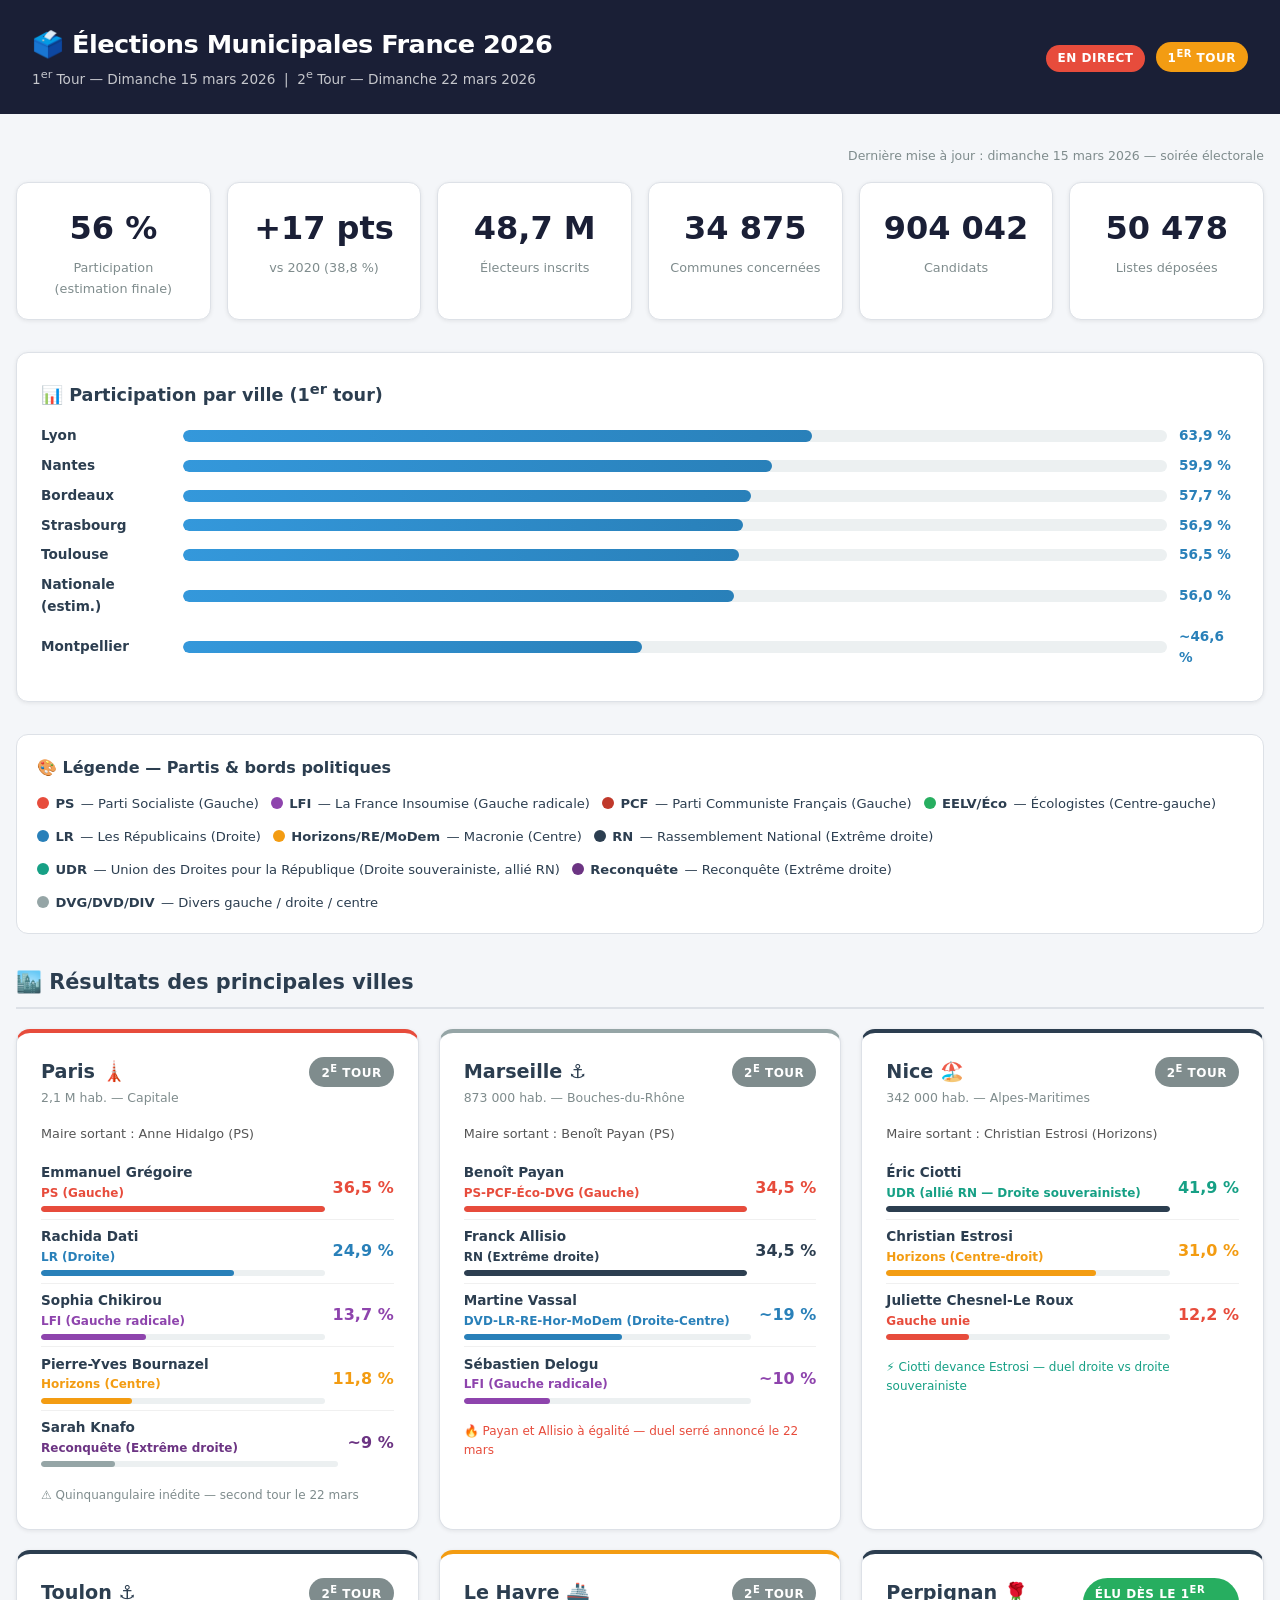
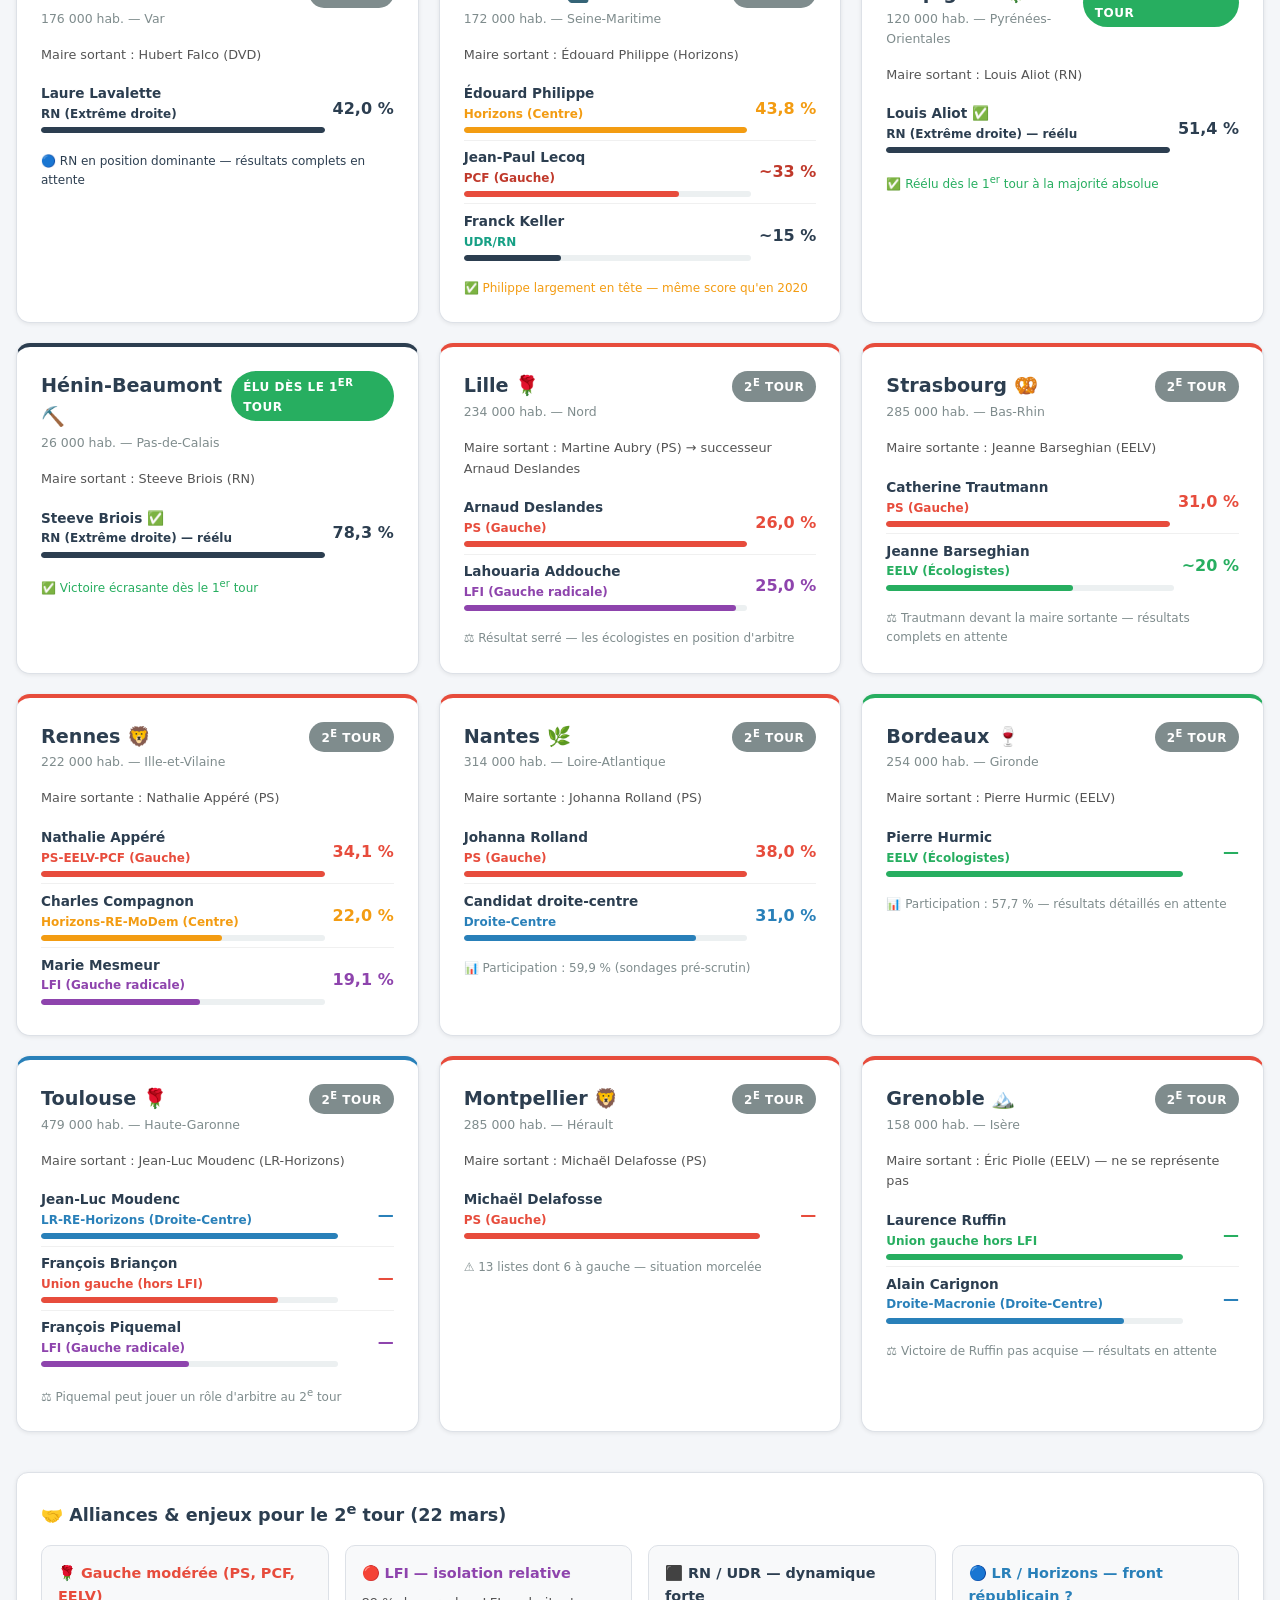
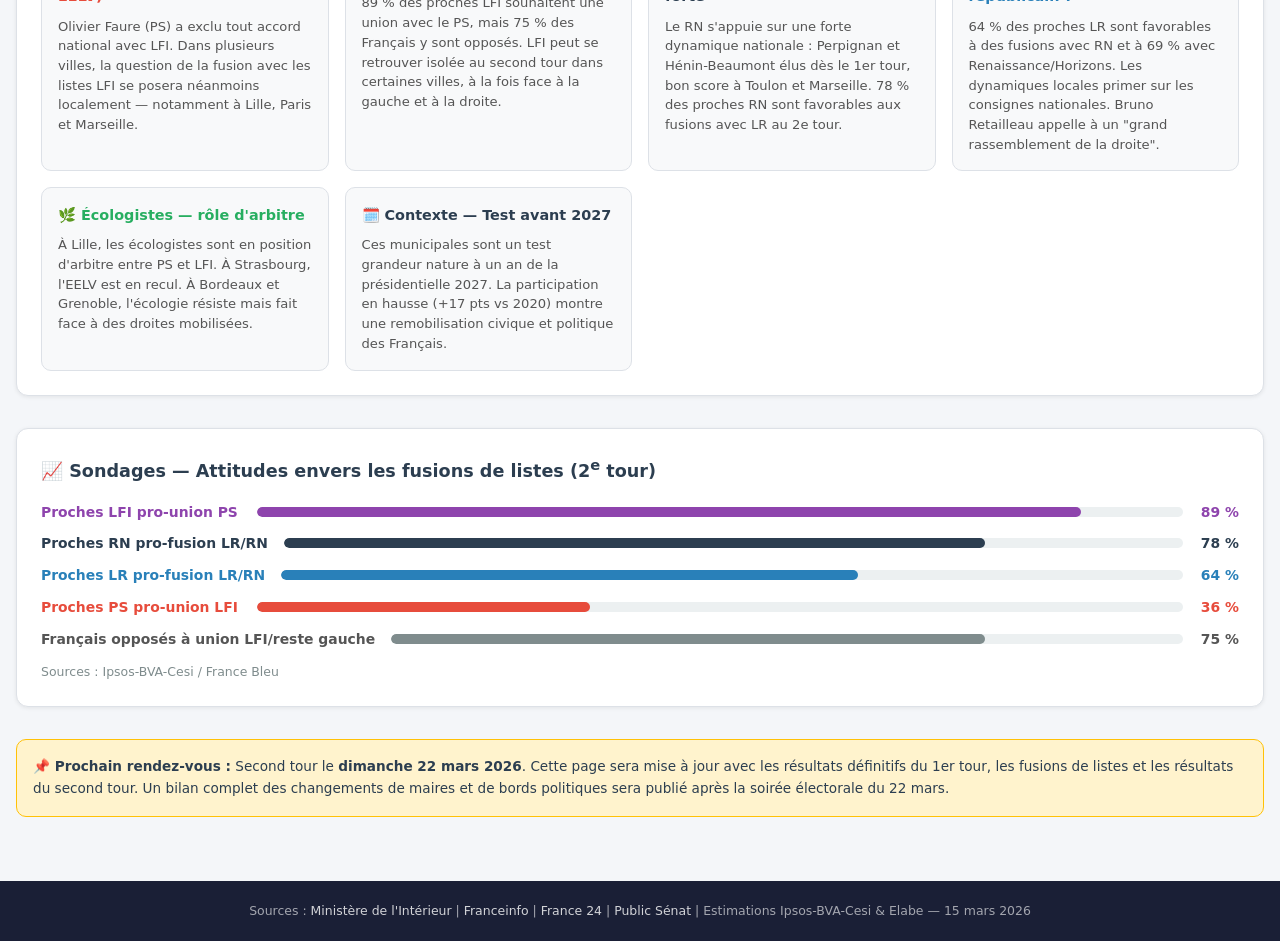
<file: elections-municipales-2026.html>
<!DOCTYPE html>
<html lang="fr">
<head>
  <meta charset="UTF-8" />
  <meta name="viewport" content="width=device-width, initial-scale=1.0" />
  <title>Élections Municipales 2026 — Résultats</title>
  <style>
    :root {
      --gauche: #e74c3c;
      --droite: #2980b9;
      --centre: #f39c12;
      --rn: #2c3e50;
      --eco: #27ae60;
      --lfi: #8e44ad;
      --bg: #f4f6f9;
      --card: #ffffff;
      --text: #2c3e50;
      --border: #dde1e7;
      --header-bg: #1a1f36;
    }

    * { box-sizing: border-box; margin: 0; padding: 0; }

    body {
      font-family: 'Segoe UI', system-ui, -apple-system, sans-serif;
      background: var(--bg);
      color: var(--text);
      line-height: 1.6;
    }

    header {
      background: var(--header-bg);
      color: #fff;
      padding: 1.5rem 2rem;
      display: flex;
      align-items: center;
      justify-content: space-between;
      flex-wrap: wrap;
      gap: 1rem;
    }

    header h1 {
      font-size: 1.6rem;
      font-weight: 700;
      letter-spacing: -0.5px;
    }

    header .meta {
      font-size: 0.85rem;
      opacity: 0.75;
    }

    .badge {
      display: inline-block;
      padding: 0.25rem 0.75rem;
      border-radius: 999px;
      font-size: 0.75rem;
      font-weight: 700;
      text-transform: uppercase;
      letter-spacing: 0.5px;
    }

    .badge-live { background: #e74c3c; color: #fff; }
    .badge-tour { background: #f39c12; color: #fff; }
    .badge-elu  { background: #27ae60; color: #fff; }
    .badge-ballotage { background: #7f8c8d; color: #fff; }

    /* Parti colors */
    .parti-PS    { color: #e74c3c; font-weight: 700; }
    .parti-LFI   { color: #8e44ad; font-weight: 700; }
    .parti-PCF   { color: #c0392b; font-weight: 700; }
    .parti-ECO   { color: #27ae60; font-weight: 700; }
    .parti-LR    { color: #2980b9; font-weight: 700; }
    .parti-RN    { color: #2c3e50; font-weight: 700; }
    .parti-HOR   { color: #f39c12; font-weight: 700; }
    .parti-UDR   { color: #16a085; font-weight: 700; }
    .parti-DIV   { color: #7f8c8d; font-weight: 700; }
    .parti-DVG   { color: #e74c3c; font-weight: 700; }
    .parti-DVD   { color: #2980b9; font-weight: 700; }
    .parti-REC   { color: #6c3483; font-weight: 700; }

    .container { max-width: 1300px; margin: 0 auto; padding: 2rem 1rem; }

    /* Stats banner */
    .stats-banner {
      display: grid;
      grid-template-columns: repeat(auto-fit, minmax(160px, 1fr));
      gap: 1rem;
      margin-bottom: 2rem;
    }

    .stat-card {
      background: var(--card);
      border-radius: 12px;
      padding: 1.25rem;
      text-align: center;
      box-shadow: 0 1px 4px rgba(0,0,0,0.08);
      border: 1px solid var(--border);
    }

    .stat-card .value {
      font-size: 2rem;
      font-weight: 800;
      color: var(--header-bg);
    }

    .stat-card .label {
      font-size: 0.8rem;
      color: #7f8c8d;
      margin-top: 0.25rem;
    }

    /* Participation bar */
    .participation-section {
      background: var(--card);
      border-radius: 12px;
      padding: 1.5rem;
      margin-bottom: 2rem;
      box-shadow: 0 1px 4px rgba(0,0,0,0.08);
      border: 1px solid var(--border);
    }

    .participation-section h2 {
      margin-bottom: 1rem;
      font-size: 1.1rem;
    }

    .part-bar-wrap {
      display: grid;
      grid-template-columns: 130px 1fr 60px;
      align-items: center;
      gap: 0.75rem;
      margin-bottom: 0.5rem;
    }

    .part-bar-wrap .city-name { font-size: 0.85rem; font-weight: 600; }

    .part-bar-bg {
      background: #ecf0f1;
      border-radius: 999px;
      height: 12px;
      overflow: hidden;
    }

    .part-bar-fill {
      height: 100%;
      border-radius: 999px;
      background: linear-gradient(90deg, #3498db, #2980b9);
    }

    .part-pct { font-size: 0.85rem; font-weight: 700; color: #2980b9; }

    /* Cities grid */
    .section-title {
      font-size: 1.3rem;
      font-weight: 700;
      margin-bottom: 1.25rem;
      padding-bottom: 0.5rem;
      border-bottom: 2px solid var(--border);
    }

    .cities-grid {
      display: grid;
      grid-template-columns: repeat(auto-fill, minmax(340px, 1fr));
      gap: 1.25rem;
      margin-bottom: 2.5rem;
    }

    .city-card {
      background: var(--card);
      border-radius: 14px;
      padding: 1.5rem;
      box-shadow: 0 1px 4px rgba(0,0,0,0.08);
      border: 1px solid var(--border);
      border-top: 4px solid #ccc;
    }

    .city-card.bord-gauche   { border-top-color: #e74c3c; }
    .city-card.bord-droite   { border-top-color: #2980b9; }
    .city-card.bord-centre   { border-top-color: #f39c12; }
    .city-card.bord-rn       { border-top-color: #2c3e50; }
    .city-card.bord-eco      { border-top-color: #27ae60; }
    .city-card.bord-lfi      { border-top-color: #8e44ad; }
    .city-card.bord-indecis  { border-top-color: #95a5a6; }

    .city-card-header {
      display: flex;
      justify-content: space-between;
      align-items: flex-start;
      margin-bottom: 1rem;
    }

    .city-name-big { font-size: 1.2rem; font-weight: 800; }
    .city-pop      { font-size: 0.78rem; color: #7f8c8d; }

    .candidates-list { list-style: none; margin-top: 0.75rem; }

    .candidates-list li {
      display: flex;
      align-items: center;
      gap: 0.5rem;
      padding: 0.4rem 0;
      border-bottom: 1px solid #f0f0f0;
      font-size: 0.88rem;
    }

    .candidates-list li:last-child { border-bottom: none; }

    .cand-score {
      font-size: 1rem;
      font-weight: 800;
      min-width: 48px;
      text-align: right;
    }

    .cand-bar-wrap {
      flex: 1;
      display: flex;
      flex-direction: column;
    }

    .cand-name { font-weight: 600; font-size: 0.85rem; }
    .cand-parti { font-size: 0.75rem; }

    .cand-bar-bg {
      background: #ecf0f1;
      border-radius: 999px;
      height: 6px;
      margin-top: 3px;
      overflow: hidden;
    }

    .cand-bar-fill { height: 100%; border-radius: 999px; }

    .bar-gauche  { background: #e74c3c; }
    .bar-droite  { background: #2980b9; }
    .bar-centre  { background: #f39c12; }
    .bar-rn      { background: #2c3e50; }
    .bar-eco     { background: #27ae60; }
    .bar-lfi     { background: #8e44ad; }
    .bar-div     { background: #95a5a6; }

    /* Legend */
    .legend {
      background: var(--card);
      border-radius: 12px;
      padding: 1.25rem;
      margin-bottom: 2rem;
      border: 1px solid var(--border);
    }

    .legend h3 { margin-bottom: 0.75rem; font-size: 1rem; }

    .legend-items {
      display: flex;
      flex-wrap: wrap;
      gap: 0.75rem;
    }

    .legend-item {
      display: flex;
      align-items: center;
      gap: 0.4rem;
      font-size: 0.82rem;
    }

    .legend-dot {
      width: 12px;
      height: 12px;
      border-radius: 50%;
    }

    /* Alliance section */
    .alliances-section {
      background: var(--card);
      border-radius: 12px;
      padding: 1.5rem;
      margin-bottom: 2rem;
      border: 1px solid var(--border);
      box-shadow: 0 1px 4px rgba(0,0,0,0.08);
    }

    .alliances-section h2 { margin-bottom: 1rem; font-size: 1.1rem; }

    .alliance-grid {
      display: grid;
      grid-template-columns: repeat(auto-fill, minmax(280px, 1fr));
      gap: 1rem;
    }

    .alliance-card {
      border-radius: 10px;
      padding: 1rem;
      border: 1px solid var(--border);
      background: #f8f9fa;
    }

    .alliance-card h4 { margin-bottom: 0.5rem; font-size: 0.9rem; }
    .alliance-card p  { font-size: 0.82rem; color: #555; line-height: 1.5; }

    /* Opinion poll */
    .sondage-section {
      background: var(--card);
      border-radius: 12px;
      padding: 1.5rem;
      margin-bottom: 2rem;
      border: 1px solid var(--border);
      box-shadow: 0 1px 4px rgba(0,0,0,0.08);
    }

    .sondage-section h2 { margin-bottom: 1rem; font-size: 1.1rem; }

    .sondage-item {
      display: flex;
      align-items: center;
      gap: 1rem;
      margin-bottom: 0.6rem;
      font-size: 0.87rem;
    }

    .sondage-label { min-width: 200px; font-weight: 600; }

    .sondage-bar-bg {
      flex: 1;
      background: #ecf0f1;
      border-radius: 999px;
      height: 10px;
      overflow: hidden;
    }

    .sondage-bar-fill { height: 100%; border-radius: 999px; }

    .sondage-pct { min-width: 40px; font-weight: 700; text-align: right; }

    /* Footer */
    footer {
      background: var(--header-bg);
      color: rgba(255,255,255,0.6);
      text-align: center;
      font-size: 0.78rem;
      padding: 1.25rem;
    }

    footer a { color: rgba(255,255,255,0.8); text-decoration: none; }
    footer a:hover { text-decoration: underline; }

    /* Updated stamp */
    .update-stamp {
      font-size: 0.78rem;
      color: #7f8c8d;
      text-align: right;
      margin-bottom: 1rem;
    }

    @media (max-width: 600px) {
      header h1 { font-size: 1.2rem; }
      .cities-grid { grid-template-columns: 1fr; }
    }
  </style>
</head>
<body>

<header>
  <div>
    <h1>🗳️ Élections Municipales France 2026</h1>
    <div class="meta">1<sup>er</sup> Tour — Dimanche 15 mars 2026 &nbsp;|&nbsp; 2<sup>e</sup> Tour — Dimanche 22 mars 2026</div>
  </div>
  <div>
    <span class="badge badge-live">En direct</span>&nbsp;
    <span class="badge badge-tour">1<sup>er</sup> Tour</span>
  </div>
</header>

<div class="container">

  <div class="update-stamp">Dernière mise à jour : dimanche 15 mars 2026 — soirée électorale</div>

  <!-- Statistiques nationales -->
  <div class="stats-banner">
    <div class="stat-card">
      <div class="value">56 %</div>
      <div class="label">Participation (estimation finale)</div>
    </div>
    <div class="stat-card">
      <div class="value">+17 pts</div>
      <div class="label">vs 2020 (38,8 %)</div>
    </div>
    <div class="stat-card">
      <div class="value">48,7 M</div>
      <div class="label">Électeurs inscrits</div>
    </div>
    <div class="stat-card">
      <div class="value">34 875</div>
      <div class="label">Communes concernées</div>
    </div>
    <div class="stat-card">
      <div class="value">904 042</div>
      <div class="label">Candidats</div>
    </div>
    <div class="stat-card">
      <div class="value">50 478</div>
      <div class="label">Listes déposées</div>
    </div>
  </div>

  <!-- Participation par ville -->
  <div class="participation-section">
    <h2>📊 Participation par ville (1<sup>er</sup> tour)</h2>
    <div>
      <div class="part-bar-wrap"><span class="city-name">Lyon</span><div class="part-bar-bg"><div class="part-bar-fill" style="width:63.9%"></div></div><span class="part-pct">63,9 %</span></div>
      <div class="part-bar-wrap"><span class="city-name">Nantes</span><div class="part-bar-bg"><div class="part-bar-fill" style="width:59.9%"></div></div><span class="part-pct">59,9 %</span></div>
      <div class="part-bar-wrap"><span class="city-name">Bordeaux</span><div class="part-bar-bg"><div class="part-bar-fill" style="width:57.7%"></div></div><span class="part-pct">57,7 %</span></div>
      <div class="part-bar-wrap"><span class="city-name">Strasbourg</span><div class="part-bar-bg"><div class="part-bar-fill" style="width:56.9%"></div></div><span class="part-pct">56,9 %</span></div>
      <div class="part-bar-wrap"><span class="city-name">Toulouse</span><div class="part-bar-bg"><div class="part-bar-fill" style="width:56.5%"></div></div><span class="part-pct">56,5 %</span></div>
      <div class="part-bar-wrap"><span class="city-name">Nationale (estim.)</span><div class="part-bar-bg"><div class="part-bar-fill" style="width:56%"></div></div><span class="part-pct">56,0 %</span></div>
      <div class="part-bar-wrap"><span class="city-name">Montpellier</span><div class="part-bar-bg"><div class="part-bar-fill" style="width:46.6%"></div></div><span class="part-pct">~46,6 %</span></div>
    </div>
  </div>

  <!-- Légende partis -->
  <div class="legend">
    <h3>🎨 Légende — Partis &amp; bords politiques</h3>
    <div class="legend-items">
      <div class="legend-item"><div class="legend-dot" style="background:#e74c3c"></div><strong>PS</strong> — Parti Socialiste (Gauche)</div>
      <div class="legend-item"><div class="legend-dot" style="background:#8e44ad"></div><strong>LFI</strong> — La France Insoumise (Gauche radicale)</div>
      <div class="legend-item"><div class="legend-dot" style="background:#c0392b"></div><strong>PCF</strong> — Parti Communiste Français (Gauche)</div>
      <div class="legend-item"><div class="legend-dot" style="background:#27ae60"></div><strong>EELV/Éco</strong> — Écologistes (Centre-gauche)</div>
      <div class="legend-item"><div class="legend-dot" style="background:#2980b9"></div><strong>LR</strong> — Les Républicains (Droite)</div>
      <div class="legend-item"><div class="legend-dot" style="background:#f39c12"></div><strong>Horizons/RE/MoDem</strong> — Macronie (Centre)</div>
      <div class="legend-item"><div class="legend-dot" style="background:#2c3e50"></div><strong>RN</strong> — Rassemblement National (Extrême droite)</div>
      <div class="legend-item"><div class="legend-dot" style="background:#16a085"></div><strong>UDR</strong> — Union des Droites pour la République (Droite souverainiste, allié RN)</div>
      <div class="legend-item"><div class="legend-dot" style="background:#6c3483"></div><strong>Reconquête</strong> — Reconquête (Extrême droite)</div>
      <div class="legend-item"><div class="legend-dot" style="background:#95a5a6"></div><strong>DVG/DVD/DIV</strong> — Divers gauche / droite / centre</div>
    </div>
  </div>

  <!-- Résultats par ville -->
  <h2 class="section-title">🏙️ Résultats des principales villes</h2>

  <div class="cities-grid">

    <!-- PARIS -->
    <div class="city-card bord-gauche">
      <div class="city-card-header">
        <div>
          <div class="city-name-big">Paris 🗼</div>
          <div class="city-pop">2,1 M hab. — Capitale</div>
        </div>
        <span class="badge badge-ballotage">2<sup>e</sup> tour</span>
      </div>
      <div style="font-size:0.8rem;color:#555;margin-bottom:0.5rem;">Maire sortant : Anne Hidalgo (PS)</div>
      <ul class="candidates-list">
        <li>
          <div class="cand-bar-wrap">
            <div class="cand-name">Emmanuel Grégoire</div>
            <div class="cand-parti parti-PS">PS (Gauche)</div>
            <div class="cand-bar-bg"><div class="cand-bar-fill bar-gauche" style="width:100%"></div></div>
          </div>
          <div class="cand-score" style="color:#e74c3c">36,5 %</div>
        </li>
        <li>
          <div class="cand-bar-wrap">
            <div class="cand-name">Rachida Dati</div>
            <div class="cand-parti parti-LR">LR (Droite)</div>
            <div class="cand-bar-bg"><div class="cand-bar-fill bar-droite" style="width:68%"></div></div>
          </div>
          <div class="cand-score" style="color:#2980b9">24,9 %</div>
        </li>
        <li>
          <div class="cand-bar-wrap">
            <div class="cand-name">Sophia Chikirou</div>
            <div class="cand-parti parti-LFI">LFI (Gauche radicale)</div>
            <div class="cand-bar-bg"><div class="cand-bar-fill bar-lfi" style="width:37%"></div></div>
          </div>
          <div class="cand-score" style="color:#8e44ad">13,7 %</div>
        </li>
        <li>
          <div class="cand-bar-wrap">
            <div class="cand-name">Pierre-Yves Bournazel</div>
            <div class="cand-parti parti-HOR">Horizons (Centre)</div>
            <div class="cand-bar-bg"><div class="cand-bar-fill bar-centre" style="width:32%"></div></div>
          </div>
          <div class="cand-score" style="color:#f39c12">11,8 %</div>
        </li>
        <li>
          <div class="cand-bar-wrap">
            <div class="cand-name">Sarah Knafo</div>
            <div class="cand-parti parti-REC">Reconquête (Extrême droite)</div>
            <div class="cand-bar-bg"><div class="cand-bar-fill bar-div" style="width:25%"></div></div>
          </div>
          <div class="cand-score" style="color:#6c3483">~9 %</div>
        </li>
      </ul>
      <div style="font-size:0.75rem;color:#7f8c8d;margin-top:0.75rem;">⚠️ Quinquangulaire inédite — second tour le 22 mars</div>
    </div>

    <!-- MARSEILLE -->
    <div class="city-card bord-indecis">
      <div class="city-card-header">
        <div>
          <div class="city-name-big">Marseille ⚓</div>
          <div class="city-pop">873 000 hab. — Bouches-du-Rhône</div>
        </div>
        <span class="badge badge-ballotage">2<sup>e</sup> tour</span>
      </div>
      <div style="font-size:0.8rem;color:#555;margin-bottom:0.5rem;">Maire sortant : Benoît Payan (PS)</div>
      <ul class="candidates-list">
        <li>
          <div class="cand-bar-wrap">
            <div class="cand-name">Benoît Payan</div>
            <div class="cand-parti parti-PS">PS-PCF-Éco-DVG (Gauche)</div>
            <div class="cand-bar-bg"><div class="cand-bar-fill bar-gauche" style="width:100%"></div></div>
          </div>
          <div class="cand-score" style="color:#e74c3c">34,5 %</div>
        </li>
        <li>
          <div class="cand-bar-wrap">
            <div class="cand-name">Franck Allisio</div>
            <div class="cand-parti parti-RN">RN (Extrême droite)</div>
            <div class="cand-bar-bg"><div class="cand-bar-fill bar-rn" style="width:100%"></div></div>
          </div>
          <div class="cand-score" style="color:#2c3e50">34,5 %</div>
        </li>
        <li>
          <div class="cand-bar-wrap">
            <div class="cand-name">Martine Vassal</div>
            <div class="cand-parti parti-LR">DVD-LR-RE-Hor-MoDem (Droite-Centre)</div>
            <div class="cand-bar-bg"><div class="cand-bar-fill bar-droite" style="width:55%"></div></div>
          </div>
          <div class="cand-score" style="color:#2980b9">~19 %</div>
        </li>
        <li>
          <div class="cand-bar-wrap">
            <div class="cand-name">Sébastien Delogu</div>
            <div class="cand-parti parti-LFI">LFI (Gauche radicale)</div>
            <div class="cand-bar-bg"><div class="cand-bar-fill bar-lfi" style="width:30%"></div></div>
          </div>
          <div class="cand-score" style="color:#8e44ad">~10 %</div>
        </li>
      </ul>
      <div style="font-size:0.75rem;color:#e74c3c;margin-top:0.75rem;">🔥 Payan et Allisio à égalité — duel serré annoncé le 22 mars</div>
    </div>

    <!-- NICE -->
    <div class="city-card bord-rn">
      <div class="city-card-header">
        <div>
          <div class="city-name-big">Nice 🏖️</div>
          <div class="city-pop">342 000 hab. — Alpes-Maritimes</div>
        </div>
        <span class="badge badge-ballotage">2<sup>e</sup> tour</span>
      </div>
      <div style="font-size:0.8rem;color:#555;margin-bottom:0.5rem;">Maire sortant : Christian Estrosi (Horizons)</div>
      <ul class="candidates-list">
        <li>
          <div class="cand-bar-wrap">
            <div class="cand-name">Éric Ciotti</div>
            <div class="cand-parti parti-UDR">UDR (allié RN — Droite souverainiste)</div>
            <div class="cand-bar-bg"><div class="cand-bar-fill bar-rn" style="width:100%"></div></div>
          </div>
          <div class="cand-score" style="color:#16a085">41,9 %</div>
        </li>
        <li>
          <div class="cand-bar-wrap">
            <div class="cand-name">Christian Estrosi</div>
            <div class="cand-parti parti-HOR">Horizons (Centre-droit)</div>
            <div class="cand-bar-bg"><div class="cand-bar-fill bar-centre" style="width:74%"></div></div>
          </div>
          <div class="cand-score" style="color:#f39c12">31,0 %</div>
        </li>
        <li>
          <div class="cand-bar-wrap">
            <div class="cand-name">Juliette Chesnel-Le Roux</div>
            <div class="cand-parti parti-PS">Gauche unie</div>
            <div class="cand-bar-bg"><div class="cand-bar-fill bar-gauche" style="width:29%"></div></div>
          </div>
          <div class="cand-score" style="color:#e74c3c">12,2 %</div>
        </li>
      </ul>
      <div style="font-size:0.75rem;color:#16a085;margin-top:0.75rem;">⚡ Ciotti devance Estrosi — duel droite vs droite souverainiste</div>
    </div>

    <!-- TOULON -->
    <div class="city-card bord-rn">
      <div class="city-card-header">
        <div>
          <div class="city-name-big">Toulon ⚓</div>
          <div class="city-pop">176 000 hab. — Var</div>
        </div>
        <span class="badge badge-ballotage">2<sup>e</sup> tour</span>
      </div>
      <div style="font-size:0.8rem;color:#555;margin-bottom:0.5rem;">Maire sortant : Hubert Falco (DVD)</div>
      <ul class="candidates-list">
        <li>
          <div class="cand-bar-wrap">
            <div class="cand-name">Laure Lavalette</div>
            <div class="cand-parti parti-RN">RN (Extrême droite)</div>
            <div class="cand-bar-bg"><div class="cand-bar-fill bar-rn" style="width:100%"></div></div>
          </div>
          <div class="cand-score" style="color:#2c3e50">42,0 %</div>
        </li>
      </ul>
      <div style="font-size:0.75rem;color:#2c3e50;margin-top:0.75rem;">🔵 RN en position dominante — résultats complets en attente</div>
    </div>

    <!-- LE HAVRE -->
    <div class="city-card bord-centre">
      <div class="city-card-header">
        <div>
          <div class="city-name-big">Le Havre 🚢</div>
          <div class="city-pop">172 000 hab. — Seine-Maritime</div>
        </div>
        <span class="badge badge-ballotage">2<sup>e</sup> tour</span>
      </div>
      <div style="font-size:0.8rem;color:#555;margin-bottom:0.5rem;">Maire sortant : Édouard Philippe (Horizons)</div>
      <ul class="candidates-list">
        <li>
          <div class="cand-bar-wrap">
            <div class="cand-name">Édouard Philippe</div>
            <div class="cand-parti parti-HOR">Horizons (Centre)</div>
            <div class="cand-bar-bg"><div class="cand-bar-fill bar-centre" style="width:100%"></div></div>
          </div>
          <div class="cand-score" style="color:#f39c12">43,8 %</div>
        </li>
        <li>
          <div class="cand-bar-wrap">
            <div class="cand-name">Jean-Paul Lecoq</div>
            <div class="cand-parti parti-PCF">PCF (Gauche)</div>
            <div class="cand-bar-bg"><div class="cand-bar-fill bar-gauche" style="width:75%"></div></div>
          </div>
          <div class="cand-score" style="color:#c0392b">~33 %</div>
        </li>
        <li>
          <div class="cand-bar-wrap">
            <div class="cand-name">Franck Keller</div>
            <div class="cand-parti parti-UDR">UDR/RN</div>
            <div class="cand-bar-bg"><div class="cand-bar-fill bar-rn" style="width:34%"></div></div>
          </div>
          <div class="cand-score" style="color:#2c3e50">~15 %</div>
        </li>
      </ul>
      <div style="font-size:0.75rem;color:#f39c12;margin-top:0.75rem;">✅ Philippe largement en tête — même score qu'en 2020</div>
    </div>

    <!-- PERPIGNAN -->
    <div class="city-card bord-rn">
      <div class="city-card-header">
        <div>
          <div class="city-name-big">Perpignan 🌹</div>
          <div class="city-pop">120 000 hab. — Pyrénées-Orientales</div>
        </div>
        <span class="badge badge-elu">Élu dès le 1<sup>er</sup> tour</span>
      </div>
      <div style="font-size:0.8rem;color:#555;margin-bottom:0.5rem;">Maire sortant : Louis Aliot (RN)</div>
      <ul class="candidates-list">
        <li>
          <div class="cand-bar-wrap">
            <div class="cand-name">Louis Aliot ✅</div>
            <div class="cand-parti parti-RN">RN (Extrême droite) — réélu</div>
            <div class="cand-bar-bg"><div class="cand-bar-fill bar-rn" style="width:100%"></div></div>
          </div>
          <div class="cand-score" style="color:#2c3e50">51,4 %</div>
        </li>
      </ul>
      <div style="font-size:0.75rem;color:#27ae60;margin-top:0.75rem;">✅ Réélu dès le 1<sup>er</sup> tour à la majorité absolue</div>
    </div>

    <!-- HÉNIN-BEAUMONT -->
    <div class="city-card bord-rn">
      <div class="city-card-header">
        <div>
          <div class="city-name-big">Hénin-Beaumont ⛏️</div>
          <div class="city-pop">26 000 hab. — Pas-de-Calais</div>
        </div>
        <span class="badge badge-elu">Élu dès le 1<sup>er</sup> tour</span>
      </div>
      <div style="font-size:0.8rem;color:#555;margin-bottom:0.5rem;">Maire sortant : Steeve Briois (RN)</div>
      <ul class="candidates-list">
        <li>
          <div class="cand-bar-wrap">
            <div class="cand-name">Steeve Briois ✅</div>
            <div class="cand-parti parti-RN">RN (Extrême droite) — réélu</div>
            <div class="cand-bar-bg"><div class="cand-bar-fill bar-rn" style="width:100%"></div></div>
          </div>
          <div class="cand-score" style="color:#2c3e50">78,3 %</div>
        </li>
      </ul>
      <div style="font-size:0.75rem;color:#27ae60;margin-top:0.75rem;">✅ Victoire écrasante dès le 1<sup>er</sup> tour</div>
    </div>

    <!-- LILLE -->
    <div class="city-card bord-gauche">
      <div class="city-card-header">
        <div>
          <div class="city-name-big">Lille 🌹</div>
          <div class="city-pop">234 000 hab. — Nord</div>
        </div>
        <span class="badge badge-ballotage">2<sup>e</sup> tour</span>
      </div>
      <div style="font-size:0.8rem;color:#555;margin-bottom:0.5rem;">Maire sortant : Martine Aubry (PS) → successeur Arnaud Deslandes</div>
      <ul class="candidates-list">
        <li>
          <div class="cand-bar-wrap">
            <div class="cand-name">Arnaud Deslandes</div>
            <div class="cand-parti parti-PS">PS (Gauche)</div>
            <div class="cand-bar-bg"><div class="cand-bar-fill bar-gauche" style="width:100%"></div></div>
          </div>
          <div class="cand-score" style="color:#e74c3c">26,0 %</div>
        </li>
        <li>
          <div class="cand-bar-wrap">
            <div class="cand-name">Lahouaria Addouche</div>
            <div class="cand-parti parti-LFI">LFI (Gauche radicale)</div>
            <div class="cand-bar-bg"><div class="cand-bar-fill bar-lfi" style="width:96%"></div></div>
          </div>
          <div class="cand-score" style="color:#8e44ad">25,0 %</div>
        </li>
      </ul>
      <div style="font-size:0.75rem;color:#7f8c8d;margin-top:0.75rem;">⚖️ Résultat serré — les écologistes en position d'arbitre</div>
    </div>

    <!-- STRASBOURG -->
    <div class="city-card bord-gauche">
      <div class="city-card-header">
        <div>
          <div class="city-name-big">Strasbourg 🥨</div>
          <div class="city-pop">285 000 hab. — Bas-Rhin</div>
        </div>
        <span class="badge badge-ballotage">2<sup>e</sup> tour</span>
      </div>
      <div style="font-size:0.8rem;color:#555;margin-bottom:0.5rem;">Maire sortante : Jeanne Barseghian (EELV)</div>
      <ul class="candidates-list">
        <li>
          <div class="cand-bar-wrap">
            <div class="cand-name">Catherine Trautmann</div>
            <div class="cand-parti parti-PS">PS (Gauche)</div>
            <div class="cand-bar-bg"><div class="cand-bar-fill bar-gauche" style="width:100%"></div></div>
          </div>
          <div class="cand-score" style="color:#e74c3c">31,0 %</div>
        </li>
        <li>
          <div class="cand-bar-wrap">
            <div class="cand-name">Jeanne Barseghian</div>
            <div class="cand-parti parti-ECO">EELV (Écologistes)</div>
            <div class="cand-bar-bg"><div class="cand-bar-fill bar-eco" style="width:65%"></div></div>
          </div>
          <div class="cand-score" style="color:#27ae60">~20 %</div>
        </li>
      </ul>
      <div style="font-size:0.75rem;color:#7f8c8d;margin-top:0.75rem;">⚖️ Trautmann devant la maire sortante — résultats complets en attente</div>
    </div>

    <!-- RENNES -->
    <div class="city-card bord-gauche">
      <div class="city-card-header">
        <div>
          <div class="city-name-big">Rennes 🦁</div>
          <div class="city-pop">222 000 hab. — Ille-et-Vilaine</div>
        </div>
        <span class="badge badge-ballotage">2<sup>e</sup> tour</span>
      </div>
      <div style="font-size:0.8rem;color:#555;margin-bottom:0.5rem;">Maire sortante : Nathalie Appéré (PS)</div>
      <ul class="candidates-list">
        <li>
          <div class="cand-bar-wrap">
            <div class="cand-name">Nathalie Appéré</div>
            <div class="cand-parti parti-PS">PS-EELV-PCF (Gauche)</div>
            <div class="cand-bar-bg"><div class="cand-bar-fill bar-gauche" style="width:100%"></div></div>
          </div>
          <div class="cand-score" style="color:#e74c3c">34,1 %</div>
        </li>
        <li>
          <div class="cand-bar-wrap">
            <div class="cand-name">Charles Compagnon</div>
            <div class="cand-parti parti-HOR">Horizons-RE-MoDem (Centre)</div>
            <div class="cand-bar-bg"><div class="cand-bar-fill bar-centre" style="width:64%"></div></div>
          </div>
          <div class="cand-score" style="color:#f39c12">22,0 %</div>
        </li>
        <li>
          <div class="cand-bar-wrap">
            <div class="cand-name">Marie Mesmeur</div>
            <div class="cand-parti parti-LFI">LFI (Gauche radicale)</div>
            <div class="cand-bar-bg"><div class="cand-bar-fill bar-lfi" style="width:56%"></div></div>
          </div>
          <div class="cand-score" style="color:#8e44ad">19,1 %</div>
        </li>
      </ul>
    </div>

    <!-- NANTES -->
    <div class="city-card bord-gauche">
      <div class="city-card-header">
        <div>
          <div class="city-name-big">Nantes 🌿</div>
          <div class="city-pop">314 000 hab. — Loire-Atlantique</div>
        </div>
        <span class="badge badge-ballotage">2<sup>e</sup> tour</span>
      </div>
      <div style="font-size:0.8rem;color:#555;margin-bottom:0.5rem;">Maire sortante : Johanna Rolland (PS)</div>
      <ul class="candidates-list">
        <li>
          <div class="cand-bar-wrap">
            <div class="cand-name">Johanna Rolland</div>
            <div class="cand-parti parti-PS">PS (Gauche)</div>
            <div class="cand-bar-bg"><div class="cand-bar-fill bar-gauche" style="width:100%"></div></div>
          </div>
          <div class="cand-score" style="color:#e74c3c">38,0 %</div>
        </li>
        <li>
          <div class="cand-bar-wrap">
            <div class="cand-name">Candidat droite-centre</div>
            <div class="cand-parti parti-LR">Droite-Centre</div>
            <div class="cand-bar-bg"><div class="cand-bar-fill bar-droite" style="width:82%"></div></div>
          </div>
          <div class="cand-score" style="color:#2980b9">31,0 %</div>
        </li>
      </ul>
      <div style="font-size:0.75rem;color:#7f8c8d;margin-top:0.75rem;">📊 Participation : 59,9 % (sondages pré-scrutin)</div>
    </div>

    <!-- BORDEAUX -->
    <div class="city-card bord-eco">
      <div class="city-card-header">
        <div>
          <div class="city-name-big">Bordeaux 🍷</div>
          <div class="city-pop">254 000 hab. — Gironde</div>
        </div>
        <span class="badge badge-ballotage">2<sup>e</sup> tour</span>
      </div>
      <div style="font-size:0.8rem;color:#555;margin-bottom:0.5rem;">Maire sortant : Pierre Hurmic (EELV)</div>
      <ul class="candidates-list">
        <li>
          <div class="cand-bar-wrap">
            <div class="cand-name">Pierre Hurmic</div>
            <div class="cand-parti parti-ECO">EELV (Écologistes)</div>
            <div class="cand-bar-bg"><div class="cand-bar-fill bar-eco" style="width:100%"></div></div>
          </div>
          <div class="cand-score" style="color:#27ae60">—</div>
        </li>
      </ul>
      <div style="font-size:0.75rem;color:#7f8c8d;margin-top:0.75rem;">📊 Participation : 57,7 % — résultats détaillés en attente</div>
    </div>

    <!-- TOULOUSE -->
    <div class="city-card bord-droite">
      <div class="city-card-header">
        <div>
          <div class="city-name-big">Toulouse 🌹</div>
          <div class="city-pop">479 000 hab. — Haute-Garonne</div>
        </div>
        <span class="badge badge-ballotage">2<sup>e</sup> tour</span>
      </div>
      <div style="font-size:0.8rem;color:#555;margin-bottom:0.5rem;">Maire sortant : Jean-Luc Moudenc (LR-Horizons)</div>
      <ul class="candidates-list">
        <li>
          <div class="cand-bar-wrap">
            <div class="cand-name">Jean-Luc Moudenc</div>
            <div class="cand-parti parti-LR">LR-RE-Horizons (Droite-Centre)</div>
            <div class="cand-bar-bg"><div class="cand-bar-fill bar-droite" style="width:100%"></div></div>
          </div>
          <div class="cand-score" style="color:#2980b9">—</div>
        </li>
        <li>
          <div class="cand-bar-wrap">
            <div class="cand-name">François Briançon</div>
            <div class="cand-parti parti-PS">Union gauche (hors LFI)</div>
            <div class="cand-bar-bg"><div class="cand-bar-fill bar-gauche" style="width:80%"></div></div>
          </div>
          <div class="cand-score" style="color:#e74c3c">—</div>
        </li>
        <li>
          <div class="cand-bar-wrap">
            <div class="cand-name">François Piquemal</div>
            <div class="cand-parti parti-LFI">LFI (Gauche radicale)</div>
            <div class="cand-bar-bg"><div class="cand-bar-fill bar-lfi" style="width:50%"></div></div>
          </div>
          <div class="cand-score" style="color:#8e44ad">—</div>
        </li>
      </ul>
      <div style="font-size:0.75rem;color:#7f8c8d;margin-top:0.75rem;">⚖️ Piquemal peut jouer un rôle d'arbitre au 2<sup>e</sup> tour</div>
    </div>

    <!-- MONTPELLIER -->
    <div class="city-card bord-gauche">
      <div class="city-card-header">
        <div>
          <div class="city-name-big">Montpellier 🦁</div>
          <div class="city-pop">285 000 hab. — Hérault</div>
        </div>
        <span class="badge badge-ballotage">2<sup>e</sup> tour</span>
      </div>
      <div style="font-size:0.8rem;color:#555;margin-bottom:0.5rem;">Maire sortant : Michaël Delafosse (PS)</div>
      <ul class="candidates-list">
        <li>
          <div class="cand-bar-wrap">
            <div class="cand-name">Michaël Delafosse</div>
            <div class="cand-parti parti-PS">PS (Gauche)</div>
            <div class="cand-bar-bg"><div class="cand-bar-fill bar-gauche" style="width:100%"></div></div>
          </div>
          <div class="cand-score" style="color:#e74c3c">—</div>
        </li>
      </ul>
      <div style="font-size:0.75rem;color:#7f8c8d;margin-top:0.75rem;">⚠️ 13 listes dont 6 à gauche — situation morcelée</div>
    </div>

    <!-- GRENOBLE -->
    <div class="city-card bord-gauche">
      <div class="city-card-header">
        <div>
          <div class="city-name-big">Grenoble 🏔️</div>
          <div class="city-pop">158 000 hab. — Isère</div>
        </div>
        <span class="badge badge-ballotage">2<sup>e</sup> tour</span>
      </div>
      <div style="font-size:0.8rem;color:#555;margin-bottom:0.5rem;">Maire sortant : Éric Piolle (EELV) — ne se représente pas</div>
      <ul class="candidates-list">
        <li>
          <div class="cand-bar-wrap">
            <div class="cand-name">Laurence Ruffin</div>
            <div class="cand-parti parti-ECO">Union gauche hors LFI</div>
            <div class="cand-bar-bg"><div class="cand-bar-fill bar-eco" style="width:100%"></div></div>
          </div>
          <div class="cand-score" style="color:#27ae60">—</div>
        </li>
        <li>
          <div class="cand-bar-wrap">
            <div class="cand-name">Alain Carignon</div>
            <div class="cand-parti parti-LR">Droite-Macronie (Droite-Centre)</div>
            <div class="cand-bar-bg"><div class="cand-bar-fill bar-droite" style="width:80%"></div></div>
          </div>
          <div class="cand-score" style="color:#2980b9">—</div>
        </li>
      </ul>
      <div style="font-size:0.75rem;color:#7f8c8d;margin-top:0.75rem;">⚖️ Victoire de Ruffin pas acquise — résultats en attente</div>
    </div>

  </div><!-- end cities-grid -->

  <!-- Alliances pour le 2e tour -->
  <div class="alliances-section">
    <h2>🤝 Alliances &amp; enjeux pour le 2<sup>e</sup> tour (22 mars)</h2>
    <div class="alliance-grid">

      <div class="alliance-card">
        <h4 class="parti-PS">🌹 Gauche modérée (PS, PCF, EELV)</h4>
        <p>Olivier Faure (PS) a exclu tout accord national avec LFI. Dans plusieurs villes, la question de la fusion avec les listes LFI se posera néanmoins localement — notamment à Lille, Paris et Marseille.</p>
      </div>

      <div class="alliance-card">
        <h4 class="parti-LFI">🔴 LFI — isolation relative</h4>
        <p>89 % des proches LFI souhaitent une union avec le PS, mais 75 % des Français y sont opposés. LFI peut se retrouver isolée au second tour dans certaines villes, à la fois face à la gauche et à la droite.</p>
      </div>

      <div class="alliance-card">
        <h4 class="parti-RN">⬛ RN / UDR — dynamique forte</h4>
        <p>Le RN s'appuie sur une forte dynamique nationale : Perpignan et Hénin-Beaumont élus dès le 1er tour, bon score à Toulon et Marseille. 78 % des proches RN sont favorables aux fusions avec LR au 2e tour.</p>
      </div>

      <div class="alliance-card">
        <h4 class="parti-LR">🔵 LR / Horizons — front républicain ?</h4>
        <p>64 % des proches LR sont favorables à des fusions avec RN et à 69 % avec Renaissance/Horizons. Les dynamiques locales primer sur les consignes nationales. Bruno Retailleau appelle à un "grand rassemblement de la droite".</p>
      </div>

      <div class="alliance-card">
        <h4 class="parti-ECO">🌿 Écologistes — rôle d'arbitre</h4>
        <p>À Lille, les écologistes sont en position d'arbitre entre PS et LFI. À Strasbourg, l'EELV est en recul. À Bordeaux et Grenoble, l'écologie résiste mais fait face à des droites mobilisées.</p>
      </div>

      <div class="alliance-card">
        <h4>🗓️ Contexte — Test avant 2027</h4>
        <p>Ces municipales sont un test grandeur nature à un an de la présidentielle 2027. La participation en hausse (+17 pts vs 2020) montre une remobilisation civique et politique des Français.</p>
      </div>

    </div>
  </div>

  <!-- Sondages opinion -->
  <div class="sondage-section">
    <h2>📈 Sondages — Attitudes envers les fusions de listes (2<sup>e</sup> tour)</h2>
    <div>
      <div class="sondage-item">
        <span class="sondage-label parti-LFI">Proches LFI pro-union PS</span>
        <div class="sondage-bar-bg"><div class="sondage-bar-fill" style="width:89%;background:#8e44ad"></div></div>
        <span class="sondage-pct parti-LFI">89 %</span>
      </div>
      <div class="sondage-item">
        <span class="sondage-label parti-RN">Proches RN pro-fusion LR/RN</span>
        <div class="sondage-bar-bg"><div class="sondage-bar-fill" style="width:78%;background:#2c3e50"></div></div>
        <span class="sondage-pct parti-RN">78 %</span>
      </div>
      <div class="sondage-item">
        <span class="sondage-label parti-LR">Proches LR pro-fusion LR/RN</span>
        <div class="sondage-bar-bg"><div class="sondage-bar-fill" style="width:64%;background:#2980b9"></div></div>
        <span class="sondage-pct parti-LR">64 %</span>
      </div>
      <div class="sondage-item">
        <span class="sondage-label parti-PS">Proches PS pro-union LFI</span>
        <div class="sondage-bar-bg"><div class="sondage-bar-fill" style="width:36%;background:#e74c3c"></div></div>
        <span class="sondage-pct parti-PS">36 %</span>
      </div>
      <div class="sondage-item">
        <span class="sondage-label" style="color:#555">Français opposés à union LFI/reste gauche</span>
        <div class="sondage-bar-bg"><div class="sondage-bar-fill" style="width:75%;background:#7f8c8d"></div></div>
        <span class="sondage-pct" style="color:#555">75 %</span>
      </div>
    </div>
    <div style="font-size:0.78rem;color:#7f8c8d;margin-top:0.75rem;">Sources : Ipsos-BVA-Cesi / France Bleu</div>
  </div>

  <!-- Note mise à jour -->
  <div style="background:#fff3cd;border:1px solid #ffc107;border-radius:10px;padding:1rem;margin-bottom:2rem;font-size:0.85rem;">
    <strong>📌 Prochain rendez-vous :</strong> Second tour le <strong>dimanche 22 mars 2026</strong>. Cette page sera mise à jour avec les résultats définitifs du 1er tour, les fusions de listes et les résultats du second tour. Un bilan complet des changements de maires et de bords politiques sera publié après la soirée électorale du 22 mars.
  </div>

</div><!-- container -->

<footer>
  <p>Sources : <a href="https://www.interieur.gouv.fr/municipales2026-premier-tour" target="_blank">Ministère de l'Intérieur</a> | <a href="https://www.franceinfo.fr/elections/carte-resultats-du-1er-tour-des-municipales-2026-decouvrez-les-scores-des-candidats-commune-par-commune-en-france_7858088.html" target="_blank">Franceinfo</a> | <a href="https://www.france24.com/fr/france/20260315-municipales-2026-les-resultats-du-premier-tour-dans-les-principales-villes-de-france" target="_blank">France 24</a> | <a href="https://www.publicsenat.fr/actualites/politique/direct-carte-resultats-analyses-suivez-le-premier-tour-des-elections-municipales" target="_blank">Public Sénat</a> | Estimations Ipsos-BVA-Cesi &amp; Elabe — 15 mars 2026</p>
</footer>

</body>
</html>
</file>
